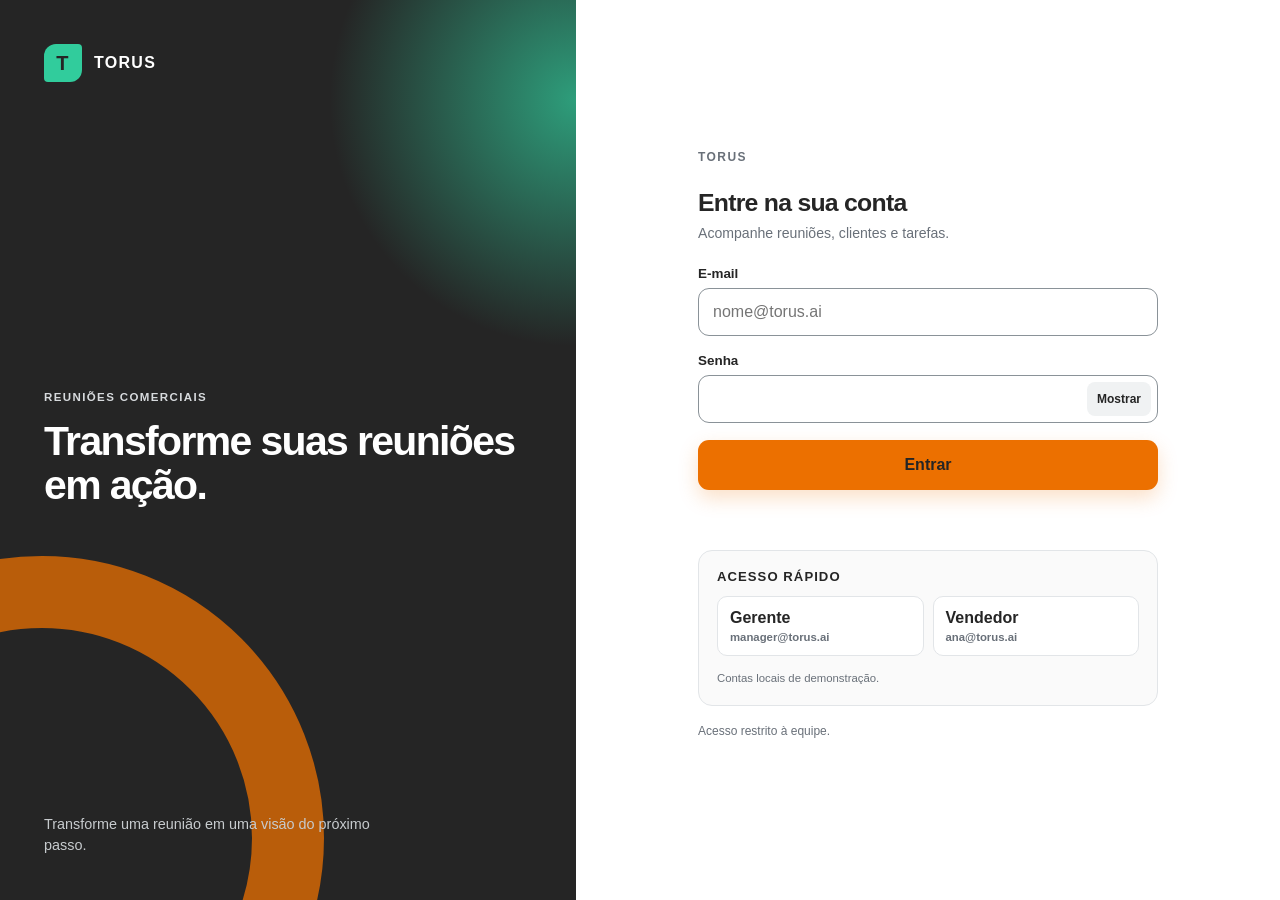
<file: vercel-frontend/index.html>
<!doctype html>
<html lang="pt-BR">
<head>
  <meta charset="utf-8">
  <meta name="viewport" content="width=device-width,initial-scale=1">
  <meta name="theme-color" content="#252525">
  <title>Torus | Gestão comercial</title>
  <link rel="icon" href="data:image/svg+xml,%3Csvg xmlns='http://www.w3.org/2000/svg' viewBox='0 0 64 64'%3E%3Crect width='64' height='64' rx='16' fill='%2331cc9c'/%3E%3Cpath d='M17 17h30v9H37v22H27V26H17z' fill='%23252525'/%3E%3C/svg%3E">
  <link rel="stylesheet" href="styles.css?v=1.3-team-dashboard-1">
  <script src="config.js"></script>
  <script src="app.js?v=1.3-team-dashboard-1" defer></script>
</head>
<body>
  <section id="loginView" class="login-layout">
    <div class="login-story">
      <a class="brand" href="/" aria-label="Torus, página inicial"><span class="brand-mark" aria-hidden="true">T</span><span>TORUS</span></a>
      <div class="login-copy">
        <p class="eyebrow">Reuniões comerciais</p>
        <h1>Transforme suas reuniões em ação.</h1>
      </div>
      <p class="login-proof">Transforme uma reunião em uma visão do próximo passo.</p>
    </div>
    <div class="login-panel">
      <form id="loginForm" class="login-card">
        <p class="eyebrow">Torus</p>
        <h2>Entre na sua conta</h2>
        <p class="login-description">Acompanhe reuniões, clientes e tarefas.</p>
        <div class="field"><label for="email">E-mail</label><input id="email" name="email" type="email" required autocomplete="username" placeholder="nome@torus.ai"></div>
        <div class="field"><label for="password">Senha</label><div class="password-wrap"><input id="password" name="password" type="password" required autocomplete="current-password"><button id="showPassword" class="show-password" type="button" aria-label="Mostrar senha">Mostrar</button></div></div>
        <button id="loginButton" class="primary full" type="submit">Entrar</button>
        <p id="loginError" class="error form-error" role="alert"></p>
        <div class="demo-box">
          <h3>Acesso rápido</h3>
          <div class="demo-grid">
            <button class="demo-user" type="button" data-demo="manager"><strong>Gerente</strong><span>manager@torus.ai</span></button>
            <button class="demo-user" type="button" data-demo="seller"><strong>Vendedor</strong><span>ana@torus.ai</span></button>
          </div>
          <p class="demo-warning">Contas locais de demonstração.</p>
        </div>
        <p class="small muted">Acesso restrito à equipe.</p>
      </form>
    </div>
  </section>

  <div id="appView" class="app-layout" hidden>
    <aside id="sidebar" class="sidebar">
      <a class="brand" href="/" aria-label="Torus, página inicial"><span class="brand-mark" aria-hidden="true">T</span><span>TORUS</span></a>
      <p class="nav-label">Carteira</p>
      <nav aria-label="Navegação principal">
        <button data-page="overview"><span class="nav-icon" aria-hidden="true">⌂</span>Resumo</button>
        <button data-page="customers"><span class="nav-icon" aria-hidden="true">◉</span>Clientes</button>
        <button data-page="meetings"><span class="nav-icon" aria-hidden="true">▤</span>Reuniões</button>
        <button data-page="tasks"><span class="nav-icon" aria-hidden="true">✓</span>Tarefas <b id="taskCount" class="nav-count"></b></button>
        <button data-page="team" data-manager><span class="nav-icon" aria-hidden="true">◎</span>Equipe</button>
        <button data-page="account"><span class="nav-icon" aria-hidden="true">○</span>Minha conta</button>
      </nav>
      <div class="sidebar-bottom"><span id="sideUserName"></span><small id="sideUserRole"></small><button id="logoutButton">Sair da conta</button></div>
    </aside>
    <main id="mainContent">
      <header class="topbar"><div class="topbar-title"><button id="mobileMenu" class="mobile-menu" aria-label="Abrir menu" aria-expanded="false">Menu</button><div><p class="eyebrow" id="scopeLabel">MINHA CARTEIRA</p><h1 id="pageTitle">Resumo</h1></div></div><div class="actions"><button id="refreshButton" title="Buscar dados novos">Atualizar</button><button class="primary" data-page="upload">Nova análise</button></div></header>
      <p id="globalError" class="banner error" role="alert" hidden></p>
      <div class="content">
        <section id="page-overview" class="page" hidden>
          <div id="teamDashboard" data-manager hidden>
            <div class="section-heading"><div><p class="eyebrow">EQUIPE</p><h2>Visão da equipe</h2><p class="muted">Desempenho por vendedor e comparativo de reuniões.</p></div><span id="todayLabel2" class="date-label"></span></div>
            <div id="teamMetrics" class="metrics team-metrics"></div>
            <div class="overview-grid">
              <article class="card">
                <div class="card-heading"><h3>Ranking de vendedores</h3><span class="small muted">Índice de desempenho da equipe</span></div>
                <div id="sellerRanking"></div>
              </article>
              <article class="card">
                <div class="card-heading"><h3>Mapa de calor da equipe</h3><span class="small muted">Passe o mouse para ver detalhes</span></div>
                <div id="sellerHeatmap"></div>
                <div class="heat-legend"><span>Atenção</span><div class="heat-legend-bar"></div><span>Favorável</span></div>
              </article>
            </div>
            <div class="trend-block-grid">
              <article class="card">
                <div class="card-heading"><h3>Evolução das reuniões</h3><span class="small muted">Risco e expansão médios ao longo do tempo</span></div>
                <div class="trend-wrap"><div id="meetingsTrend"></div></div>
                <div class="trend-legend"><span><span class="legend-dot risk"></span>Risco médio</span><span><span class="legend-dot opportunity"></span>Expansão média</span></div>
              </article>
              <article class="card">
                <div class="card-heading"><h3>Resumo das reuniões</h3><span class="small muted">Comparativo entre períodos e termos citados</span></div>
                <div id="meetingsSummary" class="summary-block"></div>
              </article>
            </div>
            <div class="card-heading standalone"><h3>Comparativo de reuniões: antes × agora</h3><span class="small muted">Metade mais recente vs. metade anterior</span></div>
            <article class="card"><div id="meetingsComparison" class="comparison-block"></div></article>
            <div class="card-heading standalone"><h3>Detalhes por vendedor</h3><button data-page="meetings" class="text-button">Ver todas as reuniões</button></div>
            <div id="sellerMeetingsCompare" class="customer-grid"></div>
          </div>
          <div class="section-heading"><div><p class="eyebrow">ACOMPANHAMENTO</p><h2>Prioridades</h2><p class="muted">Risco e próximos contatos.</p></div><span id="todayLabel" class="date-label"></span></div>
          <div id="metrics" class="metrics"></div>
          <div class="overview-grid"><article class="card"><div class="card-heading"><h3>Próximos contatos</h3><button data-page="tasks" class="text-button">Ver tarefas</button></div><div id="upcomingTasks"></div></article><article class="card"><div class="card-heading"><h3>Clientes para revisar</h3><button data-page="customers" class="text-button">Ver clientes</button></div><div id="priorityCustomers"></div></article></div>
          <article class="card"><div class="card-heading"><h3>Reuniões recentes</h3><button data-page="meetings" class="text-button">Ver histórico</button></div><div id="recentMeetings"></div></article>
          <p class="method-note">Indicadores de 0 a 100. Use como apoio à decisão.</p>
        </section>

        <section id="page-customers" class="page" hidden>
          <div class="section-heading"><div><h2>Clientes</h2><p class="muted">Reuniões, tarefas e notas.</p></div><button class="primary" id="newCustomer">Novo cliente</button></div>
          <div class="filters"><label>Buscar<input id="customerSearch" type="search" placeholder="Nome"></label><label>Etapa<select id="customerStage"><option value="">Todas</option><option value="prospect">Em negociação</option><option value="active">Em atendimento</option><option value="renewal">Em renovação</option><option value="inactive">Sem atendimento ativo</option></select></label></div>
          <div id="customerList" class="customer-grid"></div>
        </section>

        <section id="page-meetings" class="page" hidden>
          <div class="section-heading"><div><h2>Reuniões</h2><p class="muted">Análises e indicadores.</p></div><button id="exportMeetings">Exportar</button></div>
          <div class="filters"><label>Buscar<input id="meetingSearch" type="search" placeholder="Cliente ou vendedor"></label><label>Risco<select id="meetingRisk"><option value="">Todas</option><option value="low">Baixo</option><option value="medium">Atenção</option><option value="high">Prioridade</option></select></label></div>
          <article class="card"><div id="meetingList"></div></article><p class="small muted">A exportação inclui todas as reuniões acessíveis.</p>
        </section>

        <section id="page-tasks" class="page" hidden>
          <div class="section-heading"><div><h2>Tarefas</h2><p class="muted">Próximos contatos da carteira.</p></div><button id="newTask" class="primary">Nova tarefa</button></div>
          <div class="filters"><label>Situação<select id="taskStatus"><option value="open">Pendentes</option><option value="overdue">Em atraso</option><option value="done">Concluídas</option><option value="all">Todas</option></select></label><label>Buscar<input id="taskSearch" type="search" placeholder="Cliente ou tarefa"></label></div>
          <article class="card"><div id="taskList"></div></article>
        </section>

        <section id="page-upload" class="page" hidden>
          <div class="section-heading"><div><h2>Nova análise</h2><p class="muted">Envie uma transcrição JSON.</p></div></div>
          <form id="uploadForm" class="card form-card">
            <label for="uploadCustomer">Cliente</label><select id="uploadCustomer" name="customer_id" required></select><p class="hint">Cadastre o cliente antes.</p>
            <label for="meetingTitle">Título</label><input id="meetingTitle" name="title" required maxlength="120" placeholder="Ex.: Revisão de licenças">
            <label for="meetingFile">Transcrição</label><input id="meetingFile" name="file" type="file" accept=".json,application/json" required aria-describedby="uploadHint"><p id="uploadHint" class="hint">JSON UTF-8, até 1 MB. Sem áudio ou vídeo.</p>
            <details><summary>Formato JSON</summary><pre>{
  "meeting_id": 1042,
  "conversation": [
    {"speaker": "cliente", "text": "Queremos ampliar as licenças."}
  ]
}</pre></details>
            <p class="error" role="alert" data-form-error></p><div class="actions"><button class="primary" type="submit">Analisar</button></div>
          </form>
        </section>

        <section id="page-team" class="page" hidden>
          <div class="section-heading"><div><h2>Equipe</h2><p class="muted">Acessos e carteiras.</p></div><button id="newUser" class="primary">Novo usuário</button></div><div id="teamList" class="customer-grid"></div>
          <p class="method-note">Desativar encerra as sessões e preserva o histórico.</p>
        </section>

        <section id="page-account" class="page" hidden>
          <div class="section-heading"><div><h2>Minha conta</h2><p id="accountIdentity" class="muted"></p></div></div>
          <form id="passwordForm" class="card form-card"><h3>Alterar senha</h3><p class="muted">Entre novamente depois de salvar.</p><label for="currentPassword">Senha atual</label><input id="currentPassword" name="current_password" type="password" required autocomplete="current-password"><label for="newPassword">Nova senha</label><input id="newPassword" name="new_password" type="password" required minlength="15" maxlength="128" autocomplete="new-password" aria-describedby="passwordHint"><p id="passwordHint" class="hint">15 a 128 caracteres.</p><label for="confirmPassword">Confirmar senha</label><input id="confirmPassword" type="password" required autocomplete="new-password"><p data-form-error class="error" role="alert"></p><button class="primary" type="submit">Salvar senha</button></form>
        </section>
      </div>
    </main>
  </div>
  <dialog id="detailDialog" class="detail-dialog" aria-labelledby="detailTitle"><header class="dialog-heading"><h2 id="detailTitle">Detalhes</h2><button data-close="detailDialog" aria-label="Fechar detalhes">Fechar</button></header><div id="detailBody"></div></dialog>
  <dialog id="formDialog" class="form-dialog" aria-labelledby="formTitle"><header class="dialog-heading"><h2 id="formTitle"></h2><button data-close="formDialog" aria-label="Fechar formulário">Fechar</button></header><form id="entityForm"><div id="entityFields"></div><p data-form-error class="error" role="alert"></p><div class="actions"><button type="button" data-close="formDialog">Cancelar</button><button type="submit" class="primary" id="entitySubmit">Salvar</button></div></form></dialog>
  <div id="toast" role="status" class="toast" hidden></div>
  <div id="hmTooltip" class="hm-tooltip" role="tooltip" hidden></div>
</body>
</html>
</file>
<file: vercel-frontend/styles.css>
:root {
  --ink: #252525;
  --muted: #697079;
  --green: #31cc9c;
  --green-dark: #08785d;
  --light: #e5f9f3;
  --orange: #ec7000;
  --orange-dark: #bd5900;
  --line: #e2e5e8;
  --paper: #f4f5f6;
  --nav: #252525;
  --nav-hover: #3a3a3a;
  --nav-line: #444;
  --on-nav: #d7dadd;
  --danger: #c63f3f;
  --warning: #925600;
  --radius: 14px;
  font-family: Inter, "Segoe UI", Arial, sans-serif;
  color: var(--ink);
  font-synthesis: none;
}
*{box-sizing:border-box}
body{margin:0;background:var(--paper);font-size:14px;line-height:1.55}
[hidden]{display:none!important}
a{color:var(--green-dark)}
button,input,select,textarea{font:inherit}
button{cursor:pointer;border:1px solid var(--line);background:#fff;color:var(--ink);padding:10px 15px;border-radius:8px;font-weight:600}
button:hover{background:var(--paper);border-color:#aeb4b8}
button:disabled{opacity:.55;cursor:wait}
button:focus-visible,a:focus-visible,summary:focus-visible{outline:3px solid var(--orange-dark);outline-offset:3px}
input,select,textarea{width:100%;border:1px solid #8a9298;background:#fff;border-radius:7px;padding:11px 12px;color:var(--ink)}
input:focus,select:focus,textarea:focus{outline:2px solid var(--green-dark);outline-offset:1px}
textarea{min-height:100px;resize:vertical}
label{display:block;margin:18px 0 6px;font-weight:600;font-size:13px}
h1,h2,h3,p{margin-top:0}
h1,h2,h3{line-height:1.2;letter-spacing:-.025em}
h2{font-size:22px;margin-bottom:8px}
h3{font-size:15px;margin-bottom:10px}
p{margin-bottom:14px}
.primary{background:var(--orange);color:var(--ink);border-color:var(--orange)}
.primary:hover{background:var(--orange-dark);border-color:var(--orange-dark);color:#fff}
.full{width:100%}
.muted,.hint{color:var(--muted)}
.hint,.small{font-size:12px}
.hint{margin-top:6px}
.eyebrow{font-size:10px;font-weight:750;letter-spacing:.13em;color:var(--muted);margin-bottom:12px}
.error{color:var(--danger);font-weight:550;font-size:13px;white-space:pre-wrap}
.error:empty{display:none}
.actions{display:flex;align-items:center;gap:9px;flex-wrap:wrap}
.text-button{border:0;background:transparent;color:var(--green-dark);font-size:12px;padding:4px}
.brand{position:relative;display:flex;align-items:center;gap:12px;font-size:16px;letter-spacing:.08em;color:inherit;text-decoration:none;font-weight:900}
.brand-mark{width:38px;height:38px;flex-shrink:0;display:grid;place-items:center;color:var(--nav);background:var(--green);border-radius:12px 4px 12px 4px;font-size:1.25rem}
.login-layout{min-height:100vh;display:grid;grid-template-columns:minmax(390px,.9fr) 1.1fr;background:white;font-family:Tahoma,"Segoe UI",sans-serif;font-size:16px;line-height:normal}
.login-story{position:relative;overflow:hidden;display:flex;flex-direction:column;justify-content:space-between;padding:44px;color:#fff;background:var(--nav);isolation:isolate}
.login-story::before,.login-story::after{content:"";position:absolute;z-index:-1;pointer-events:none;border-radius:50%}
.login-story::before{width:520px;height:520px;right:-260px;top:-160px;background:radial-gradient(circle,rgba(49,204,156,.72),rgba(49,204,156,0) 67%)}
.login-story::after{width:420px;height:420px;left:-240px;bottom:-220px;border:72px solid rgba(236,112,0,.74)}
.login-copy{position:relative;max-width:590px}
.login-copy h1{margin:0;font-size:clamp(1.9rem,3.2vw,2.8rem);line-height:1.08;letter-spacing:-.04em;font-weight:700}
.login-copy p{margin:1em 0;color:var(--on-nav);line-height:1.5;font-size:.9rem;max-width:440px}
.login-layout .eyebrow{margin:0 0 12px;color:var(--orange);font-weight:800;letter-spacing:.12em;font-size:.75rem;text-transform:uppercase}
.login-copy .eyebrow{color:var(--on-nav);font-size:.72rem;line-height:1.5}
.login-card .eyebrow{color:var(--muted);margin:0 0 22px;line-height:1.5}
.login-proof{position:relative;display:block;max-width:360px;margin:0;color:#c7cbce;font-size:.9rem;line-height:1.45}
.login-proof strong{display:block;color:#fff;font-size:1rem;margin-bottom:3px}
.login-panel{display:grid;place-items:center;padding:40px}
.login-card{width:min(460px,100%)}
.login-card h2{margin:0 0 6px;font-size:1.55rem;letter-spacing:-.03em}
.login-description{color:var(--muted);margin:0 0 22px;line-height:1.45;font-size:.88rem}
.login-card .field{display:grid;gap:7px;margin-bottom:17px}
.login-card .field label{margin:0;font-size:.84rem;font-weight:800}
.login-card .field input{width:100%;min-height:48px;padding:12px 14px;border:1px solid #8a9298;border-radius:11px;color:var(--ink);background:white}
.password-wrap{position:relative}
.login-card .password-wrap input{padding-right:80px}
.show-password{position:absolute;right:7px;top:7px;min-height:34px;padding:7px 10px;border:0;background:#f0f2f3;border-radius:8px;font-size:.75rem;font-weight:800}
.login-card .primary{width:100%;min-height:50px;border:0;border-radius:11px;padding:13px 18px;font-weight:900;box-shadow:0 8px 20px rgba(236,112,0,.22)}
.login-card .form-error{min-height:22px;margin:10px 0 0;font-size:.84rem}
.login-card .form-error:empty{display:block}
.demo-box{margin-top:28px;margin-bottom:18px;padding:18px;border:1px solid var(--line);border-radius:14px;background:#fafafa}
.demo-box h3{font-size:.82rem;margin:0 0 12px;text-transform:uppercase;letter-spacing:.08em}
.demo-grid{display:grid;grid-template-columns:repeat(2,minmax(0,1fr));gap:9px}
.demo-user{text-align:left;border:1px solid var(--line);padding:12px;border-radius:10px;background:white;color:var(--ink)}
.demo-user:hover{border-color:var(--orange)}
.demo-user strong,.demo-user span{display:block}
.demo-user span{color:var(--muted);font-size:.71rem;margin-top:4px;overflow-wrap:anywhere}
.demo-warning{margin:14px 0 0;color:var(--muted);font-size:.71rem;line-height:1.5}
.app-layout{display:grid;grid-template-columns:250px minmax(0,1fr);min-height:100vh}
.sidebar{position:sticky;top:0;height:100vh;padding:25px 17px;background:var(--nav);color:#fff;display:flex;flex-direction:column;font-family:Tahoma,"Segoe UI",sans-serif}
.sidebar .brand{padding:4px 7px 28px}
.nav-label{margin:13px 11px 8px;color:#aeb4b8;font-size:.68rem;font-weight:800;letter-spacing:.12em;text-transform:uppercase}
.sidebar nav{display:grid;gap:5px}
.sidebar nav button{display:flex;align-items:center;gap:11px;background:transparent;border:0;border-radius:10px;color:var(--on-nav);text-align:left;padding:12px;font-size:13px;font-weight:500}
.sidebar nav button:hover,.sidebar nav button.active{background:var(--nav-hover);color:#fff}
.sidebar nav button.active{box-shadow:inset 3px 0 var(--orange)}
.sidebar .nav-icon{width:27px;height:27px;flex-shrink:0;display:grid;place-items:center;border-radius:8px;background:#464646;font-size:16px;font-weight:900}
.nav-count{margin-left:auto;font-size:10px}
.sidebar-bottom{margin-top:auto;border-top:1px solid var(--nav-line);padding:22px 10px 0;display:grid;gap:4px;font-size:13px}
.sidebar-bottom small{color:#aeb4b8}
.sidebar-bottom button{font-size:12px;background:transparent;color:var(--on-nav);border-color:var(--nav-line);margin-top:15px}
.topbar{display:flex;align-items:center;justify-content:space-between;gap:18px;padding:24px 38px;background:#fff;border-bottom:1px solid var(--line)}
.topbar-title{display:flex;align-items:center;gap:12px}
.topbar h1{font-size:23px;margin:0}
.topbar .eyebrow{margin-bottom:6px;font-size:9px}
.mobile-menu{display:none}
.content{max-width:1450px;margin:auto;padding:32px 38px 40px}
.section-heading{display:flex;align-items:center;justify-content:space-between;gap:18px;margin-bottom:26px}
.section-heading p:last-child{margin-bottom:0}
.date-label{color:var(--muted);font-size:12px;white-space:nowrap}
.metrics{display:grid;grid-template-columns:repeat(4,minmax(0,1fr));gap:15px;margin-bottom:25px}
.metrics.team-metrics{grid-template-columns:repeat(4,minmax(0,1fr))}
.card-heading.standalone{border:1px solid var(--line);border-bottom:0;border-radius:var(--radius) var(--radius) 0 0;background:#fff;margin-bottom:-1px}
.card-heading.standalone+.customer-grid{border:1px solid var(--line);border-top:0;border-radius:0 0 var(--radius) var(--radius);background:#fff;padding:20px;margin-bottom:23px;gap:20px}
#teamDashboard{margin-bottom:8px}

/* Leaderboard (ranking de vendedores) */
.leaderboard{display:flex;flex-direction:column}
.leaderboard-row{display:grid;grid-template-columns:34px 40px 1fr auto;align-items:center;gap:14px;padding:14px 24px;border-bottom:1px solid #edf0f2;cursor:default;transition:background .15s}
.leaderboard-row:last-child{border:0}
.leaderboard-row:hover,.leaderboard-row:focus-visible{background:#fafbfb;outline:none}
.rank-slot{font-size:16px;text-align:center;font-weight:700;color:var(--muted)}
.avatar-circle{width:38px;height:38px;border-radius:50%;display:grid;place-items:center;font-size:12px;font-weight:800;background:#eef0f1;color:var(--muted);flex-shrink:0}
.leaderboard-main{min-width:0}
.leaderboard-name{display:flex;align-items:center;gap:8px;margin-bottom:7px;font-size:13px}
.leaderboard-name strong{overflow:hidden;text-overflow:ellipsis;white-space:nowrap}
.heat-bar-track{height:7px;border-radius:5px;background:#eef0f1;overflow:hidden}
.heat-bar-fill{height:100%;border-radius:5px;transition:width .4s ease}
.leaderboard-figures{display:grid;justify-items:end;gap:2px;font-size:11px;color:var(--muted);min-width:64px}
.leaderboard-figures strong{font-size:14px;color:var(--ink);font-variant-numeric:tabular-nums}

/* Mapa de calor (matriz vendedor x indicador) */
.heatmap-scroll{overflow:auto;padding:6px 10px 16px}
.heatmap-grid{display:grid;gap:5px;min-width:560px}
.heatmap-corner{background:transparent}
.heatmap-head{font-size:10px;font-weight:700;color:var(--muted);text-transform:uppercase;letter-spacing:.04em;padding:0 6px 8px;align-self:end;text-align:center}
.heatmap-name{display:flex;align-items:center;font-size:12px;font-weight:650;padding:0 10px 0 0;white-space:nowrap;overflow:hidden;text-overflow:ellipsis}
.heatmap-cell{display:grid;place-items:center;min-height:44px;border-radius:8px;background:#eef0f1;color:var(--muted);font-size:12px;font-weight:700;font-variant-numeric:tabular-nums;transition:transform .12s ease,box-shadow .12s ease;cursor:default}
.heatmap-cell:hover,.heatmap-cell:focus-visible{transform:scale(1.07);box-shadow:0 4px 14px #20232626;outline:none;z-index:1;position:relative}
.heat-legend{display:flex;align-items:center;gap:8px;padding:0 24px 20px;font-size:10px;color:var(--muted);font-weight:650;text-transform:uppercase;letter-spacing:.04em}
.heat-legend-bar{flex:1;height:6px;border-radius:4px;background:linear-gradient(90deg,hsl(0 70% 55%),hsl(45 75% 55%),hsl(130 60% 40%))}

/* Tooltip flutuante compartilhado */
.hm-tooltip{position:fixed;z-index:50;max-width:260px;background:var(--nav);color:#fff;padding:12px 14px;border-radius:10px;font-size:12px;line-height:1.5;box-shadow:0 12px 30px #20232640;pointer-events:none}
.hm-tooltip strong{color:#fff}

/* Evolução das reuniões (linha do tempo) */
.trend-block-grid{display:grid;grid-template-columns:1.4fr 1fr;gap:22px}
.trend-wrap{padding:20px 24px 4px}
.trend-svg{width:100%;height:auto;display:block;overflow:visible}
.trend-grid-line{stroke:#edf0f2;stroke-width:1}
.trend-axis-label{font-size:9px;fill:var(--muted)}
.trend-line{fill:none;stroke-width:2.5}
.trend-line.risk{stroke:var(--danger)}
.trend-line.opportunity{stroke:var(--green-dark)}
.trend-point{fill:#fff;stroke-width:2.5;cursor:default;transition:r .12s ease}
.trend-point.risk{stroke:var(--danger)}
.trend-point.opportunity{stroke:var(--green-dark)}
.trend-point:hover,.trend-point:focus-visible{r:6.5;outline:none}
.trend-legend{display:flex;gap:20px;align-items:center;padding:2px 24px 20px;font-size:11px;color:var(--muted);font-weight:650}
.legend-dot{width:9px;height:9px;border-radius:50%;display:inline-block;margin-right:6px}
.legend-dot.risk{background:var(--danger)}
.legend-dot.opportunity{background:var(--green-dark)}

/* Resumo das reuniões */
.summary-block{padding:22px 24px}
.summary-stats{display:grid;grid-template-columns:repeat(2,minmax(0,1fr));gap:12px;margin-bottom:18px}
.summary-stats>div{background:var(--paper);border-radius:10px;padding:13px 14px}
.summary-stats span{display:block;font-size:10px;color:var(--muted);margin-bottom:6px}
.summary-stats strong{font-size:18px}
.summary-comparison{font-size:12px;color:var(--ink);margin-bottom:16px;line-height:1.7}
.delta-tag{display:inline-flex;align-items:center;gap:3px;font-weight:750;padding:2px 7px;border-radius:5px;margin:0 2px;font-size:11px;white-space:nowrap}
.delta-tag.good{background:var(--light);color:var(--green-dark)}
.delta-tag.bad{background:#fbeee9;color:#9d342c}
.delta-tag.flat{background:#f0f2f3;color:var(--muted)}

/* Comparativo de reuniões: antes x agora */
.comparison-block{padding:22px 24px}
.insight-row{display:flex;flex-wrap:wrap;gap:10px;margin-bottom:22px}
.insight-pill{flex:1;min-width:260px;padding:12px 14px;border-radius:10px;font-size:12.5px;line-height:1.65}
.insight-pill.good{background:var(--light);color:var(--green-dark)}
.insight-pill.bad{background:#fbeee9;color:#9d342c}
.insight-pill strong{color:inherit}
.score-board{display:grid;grid-template-columns:1fr auto 1fr;gap:20px;align-items:center;padding-bottom:20px;border-bottom:1px solid var(--line)}
.score-col{background:var(--paper);border-radius:12px;padding:18px}
.score-col-label{display:block;font-size:10px;text-transform:uppercase;letter-spacing:.05em;color:var(--muted);font-weight:750;margin-bottom:5px}
.score-col-count{display:block;font-size:15px;margin-bottom:15px}
.score-col-stats{display:flex;flex-direction:column;gap:9px}
.score-col-stats>div{display:flex;justify-content:space-between;align-items:baseline;font-size:12px;color:var(--muted)}
.score-col-stats strong{font-size:14px;color:var(--ink)}
.score-vs{display:flex;flex-direction:column;align-items:center;gap:10px;padding:0 8px}
.score-vs>span{font-weight:800;font-size:12px;color:var(--muted);letter-spacing:.06em}
.score-vs-item{display:flex;flex-direction:column;align-items:center;gap:4px;font-size:9px;color:var(--muted);text-transform:uppercase;font-weight:700;letter-spacing:.03em}
.delta-list{display:flex;flex-direction:column}
.delta-row{display:flex;align-items:center;justify-content:space-between;gap:14px;padding:11px 2px;border-bottom:1px solid #edf0f2;font-size:13px}
.delta-row:last-child{border:0}
.delta-name{font-weight:650;overflow:hidden;text-overflow:ellipsis;white-space:nowrap}
.delta-metrics{display:flex;align-items:center;gap:7px;flex-shrink:0}
.delta-metric-label{font-size:10px;color:var(--muted);text-transform:uppercase;font-weight:700}
.metric{background:#fff;border:1px solid var(--line);border-radius:var(--radius);padding:22px}
.metric>span{font-size:11px;color:var(--muted);display:block}
.metric strong{font-size:32px;line-height:1.8;font-weight:650}
.metric small{display:block;color:var(--muted);font-size:10px}
.metric.alert{border-top:3px solid var(--orange)}
.card{border:1px solid var(--line);border-radius:var(--radius);background:#fff;overflow:hidden;margin-bottom:23px}
.card-heading{display:flex;align-items:center;justify-content:space-between;gap:10px;padding:22px 24px;border-bottom:1px solid var(--line)}
.card-heading h3{margin:0}
.overview-grid{display:grid;grid-template-columns:1fr 1.25fr;gap:22px;align-items:start}
.empty{padding:30px 24px;color:var(--muted);font-size:13px}
.empty strong{display:block;color:var(--ink);margin-bottom:7px;font-size:14px}
.empty button{margin-top:12px}
.list-row{display:flex;justify-content:space-between;align-items:center;gap:18px;padding:18px 24px;border-bottom:1px solid #edf0f2}
.list-row:last-child{border:0}
.list-row strong{display:block;font-size:13px}
.list-row small{color:var(--muted);font-size:11px;display:block;margin-top:4px}
.badge{display:inline-block;border-radius:5px;background:#f0f2f3;color:#555b60;padding:4px 8px;font-size:10px;font-weight:650;white-space:nowrap}
.badge.high{color:#9d342c;background:#fbeee9}
.badge.medium{color:#805617;background:#fff1e6}
.badge.done{background:var(--light);color:var(--green-dark)}
.method-note{font-size:12px;color:var(--muted);padding:14px 17px;border-left:3px solid var(--orange);background:#f0f2f3}
.filters{display:flex;gap:18px;align-items:end;margin-bottom:24px}
.filters label{margin:0;min-width:190px;max-width:430px;flex:1}
.filters input,.filters select{margin-top:7px}
.customer-grid{display:grid;grid-template-columns:repeat(3,minmax(0,1fr));gap:20px}
.customer-card{padding:23px;margin-bottom:0}
.customer-card h3{margin:15px 0 6px;font-size:16px}
.customer-card .meta{font-size:12px;color:var(--muted);margin:0 0 20px}
.customer-stats{display:flex;gap:20px;border-block:1px solid var(--line);padding:15px 0;margin-bottom:15px}
.customer-stats strong{display:block;font-size:21px}
.customer-stats small{display:block;font-size:10px;color:var(--muted)}
.customer-card .actions{margin-top:18px}
.table-scroll{overflow:auto}
table{width:100%;border-collapse:collapse;font-size:12px}
th{text-align:left;font-weight:600;color:var(--muted);padding:15px 20px;background:#fafafa;white-space:nowrap}
td{padding:17px 20px;border-top:1px solid var(--line)}
td strong{display:block;font-weight:650}
td small{display:block;color:var(--muted);margin-top:4px;font-size:10px}
td button{font-size:11px;padding:7px 10px}
td .badge{white-space:normal}
.score{font-variant-numeric:tabular-nums;white-space:nowrap;font-weight:650}
.score.high{color:var(--danger)}
.score.medium{color:var(--warning)}
.form-card{max-width:730px;padding:28px}
.form-card>label:first-child{margin-top:0}
.form-card>.actions{margin-top:22px}
.form-card details{margin-top:22px;font-size:12px}
pre{white-space:pre-wrap;overflow-wrap:anywhere;background:var(--paper);border:1px solid var(--line);padding:16px;font-size:11px;border-radius:8px}
summary{cursor:pointer;color:var(--green-dark);font-weight:600}
.banner{margin:18px 38px;padding:15px;background:#fff0ed;border-radius:8px}
dialog{border:1px solid var(--line);border-radius:16px;padding:0;color:var(--ink);box-shadow:0 20px 90px #20232630;max-height:90vh}
dialog::backdrop{background:#25252566;backdrop-filter:blur(2px)}
.detail-dialog{width:min(900px,calc(100% - 30px))}
.form-dialog{width:min(530px,calc(100% - 30px))}
.dialog-heading{display:flex;align-items:center;justify-content:space-between;gap:14px;padding:22px 26px;border-bottom:1px solid var(--line);position:sticky;top:0;background:#fff;z-index:2}
.dialog-heading h2{font-size:20px;margin:0}
.dialog-heading button{font-size:12px}
#detailBody,#entityForm{padding:25px 26px}
#entityFields>label:first-child{margin-top:0}
#entityForm>.actions{justify-content:flex-end;margin-top:23px}
.detail-scores{display:grid;grid-template-columns:repeat(3,1fr);gap:12px;margin:22px 0}
.detail-scores>div{padding:16px;background:var(--paper);border-radius:8px}
.detail-scores small{color:var(--muted);display:block;font-size:11px}
.detail-scores strong{display:block;font-size:23px;margin-top:7px}
.recommendation{background:var(--light);border-left:3px solid var(--green);padding:18px;margin-bottom:24px}
.recommendation strong{display:block;margin-bottom:7px}
.recommendation p{margin:0;font-size:13px}
.tags{display:flex;gap:7px;flex-wrap:wrap;margin-bottom:24px}
.message{border:1px solid var(--line);border-radius:9px;padding:16px;margin:12px 0}
.message-header{display:flex;justify-content:space-between;gap:10px;font-size:12px;align-items:center;margin-bottom:12px}
.message p{margin:0;font-size:13px}
.detail-block{border-top:1px solid var(--line);padding-top:24px;margin-top:24px}
.breakdown{font-size:12px}
.breakdown th,.breakdown td{padding:10px}
.toast{position:fixed;right:24px;bottom:24px;background:var(--nav);color:#fff;padding:15px 20px;border-radius:9px;box-shadow:0 8px 30px #20232630;z-index:20;max-width:calc(100% - 48px);font-size:13px}
.print-only{display:none}
@media(min-width:1450px){.content{padding-top:42px}}
@media(max-width:1120px){.customer-grid{grid-template-columns:repeat(2,minmax(0,1fr))}
.content{padding:28px 24px}
.topbar{padding:22px 24px}
.metrics{gap:10px}
.metric{padding:17px}
.overview-grid{grid-template-columns:1fr}
.trend-block-grid{grid-template-columns:1fr}
.metrics.team-metrics{grid-template-columns:repeat(3,minmax(0,1fr))}
}
@media(max-width:820px){.login-layout{grid-template-columns:1fr}
.login-story{min-height:330px;padding:32px}
.login-proof{display:none}
.login-panel{padding:30px 20px}}
@media(max-width:520px){.demo-grid{grid-template-columns:1fr}
.login-copy h1{font-size:2rem}}
@media(max-width:760px){.app-layout{display:block}
.sidebar{position:fixed;left:0;width:250px;z-index:10;transform:translateX(-100%);transition:transform .2s}
.sidebar.open{transform:translateX(0)}
.mobile-menu{display:block;font-size:11px}
.topbar{padding:17px 18px;align-items:start}
.topbar h1{font-size:19px}
.topbar .actions{max-width:140px;justify-content:end}
.topbar button{font-size:11px;padding:8px}
.content{padding:24px 18px}
.section-heading{align-items:start}
.section-heading h2{font-size:23px}
.section-heading>button{font-size:11px}
.date-label{display:none}
.metrics{grid-template-columns:repeat(2,1fr)}
.metrics.team-metrics{grid-template-columns:repeat(2,1fr)}
.metric strong{font-size:27px}
.leaderboard-row{grid-template-columns:26px 34px 1fr auto;gap:10px;padding:12px 18px}
.leaderboard-figures{min-width:0}
.leaderboard-figures span:first-child{display:none}
.heat-legend{padding:0 18px 18px}
.trend-block-grid{grid-template-columns:1fr}
.trend-wrap{padding:16px 18px 4px}
.trend-legend{padding:2px 18px 18px}
.summary-block{padding:18px}
.summary-stats{grid-template-columns:repeat(2,1fr)}
.comparison-block{padding:18px}
.score-board{grid-template-columns:1fr;gap:14px}
.score-vs{flex-direction:row;justify-content:center;gap:18px;padding:6px 0}
.insight-pill{min-width:0}
.delta-row{flex-direction:column;align-items:flex-start;gap:7px}
.delta-metrics{flex-wrap:wrap}
.delta-name{white-space:normal}
.card-heading.standalone+.customer-grid{padding:16px}
.filters{flex-wrap:wrap}
.customer-grid{grid-template-columns:1fr}
.detail-scores{gap:7px}
.detail-scores>div{padding:12px}
.detail-scores strong{font-size:20px}
.message-header{align-items:start;flex-wrap:wrap}
.banner{margin:14px 18px}
table{min-width:600px}
.breakdown{min-width:0}
.dialog-heading{padding:18px}
#detailBody,#entityForm{padding:20px}
h2{font-size:23px}}
@media print{body{background:white}
.login-layout,.app-layout,.toast,.form-dialog{display:none!important}
dialog.detail-dialog[open]{position:static;display:block!important;width:100%;max-width:none;max-height:none;overflow:visible;border:0;box-shadow:none;margin:0;padding:0}
dialog::backdrop{display:none}
.dialog-heading{position:static;padding:0 0 15px}
#detailBody{padding:10px 0}
.detail-dialog button,.detail-dialog .no-print{display:none!important}
.message,.detail-scores,.recommendation,tr{break-inside:avoid}
.print-only{display:block}
.table-scroll{overflow:visible}
table{min-width:0}
.detail-dialog details{display:block}
.detail-dialog details>*{display:block}
h2,h3{break-after:avoid}
@page{size:A4;margin:16mm}}
</file>
